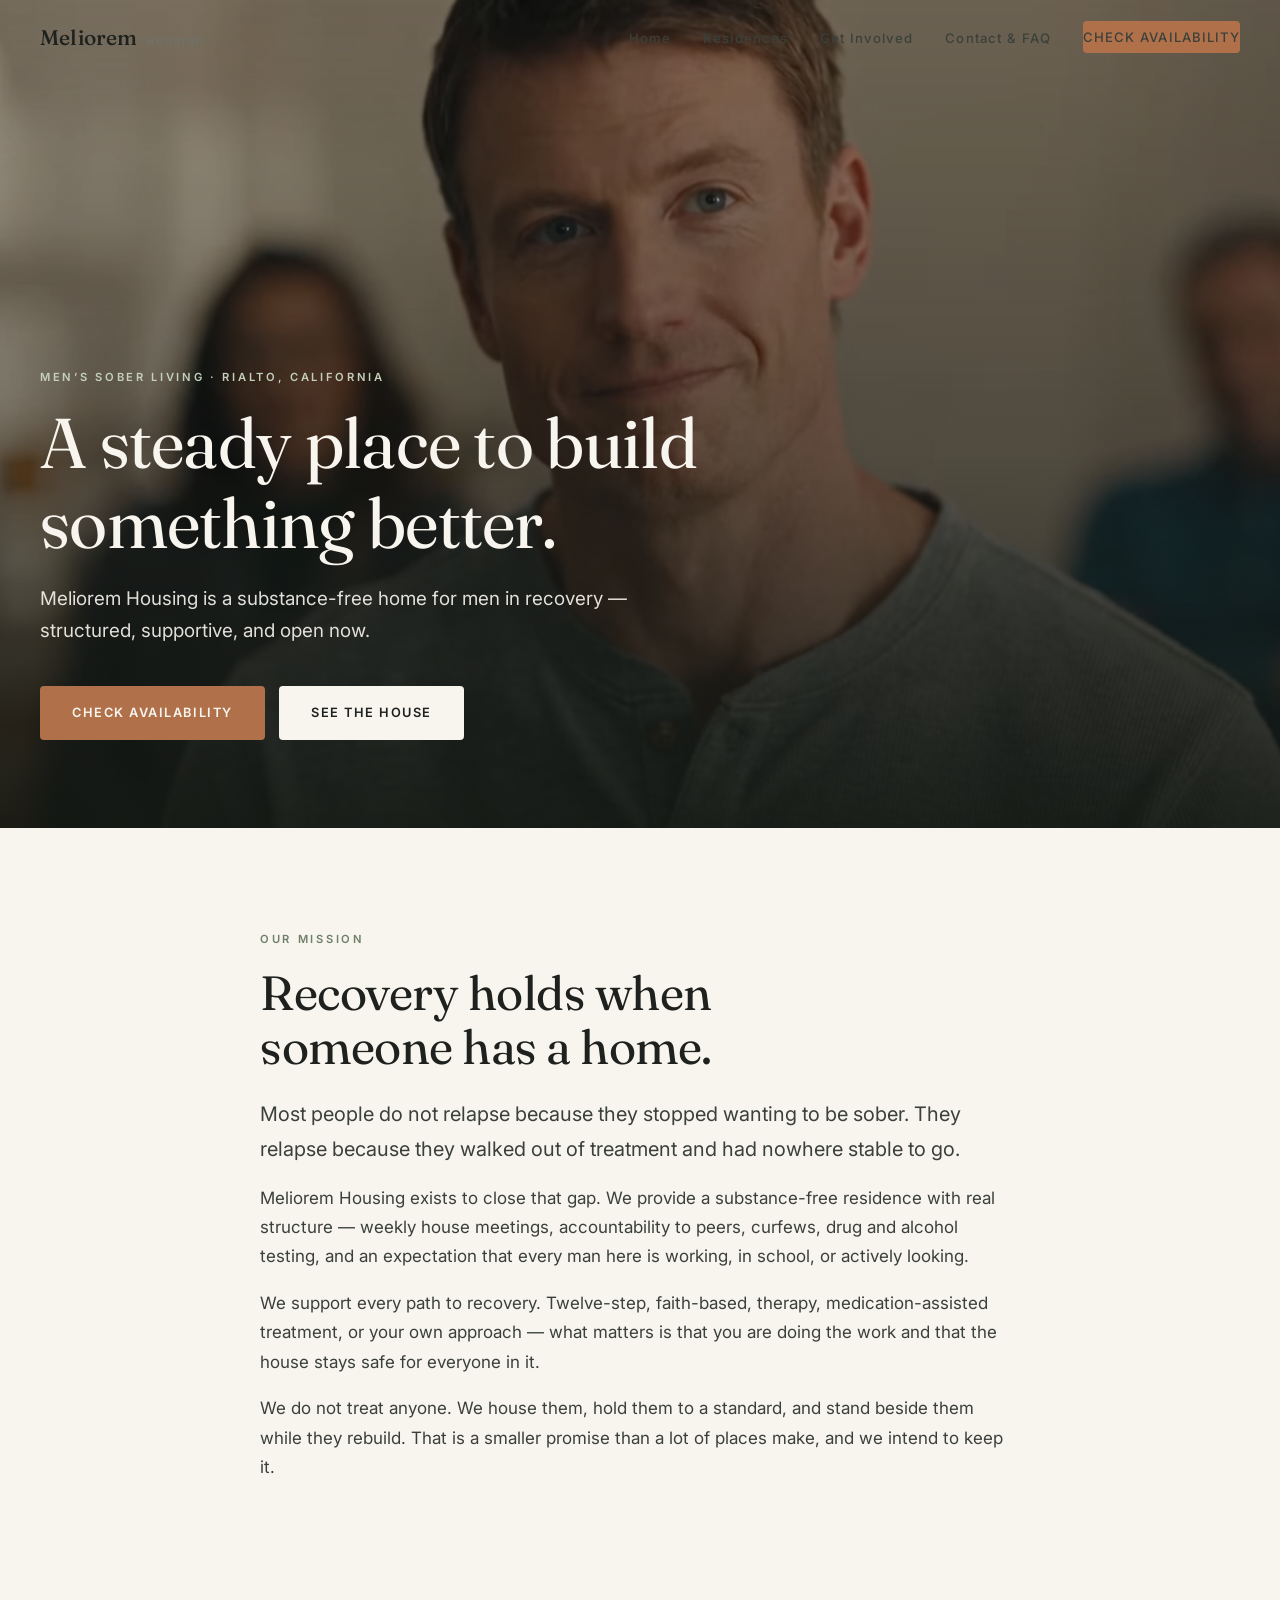
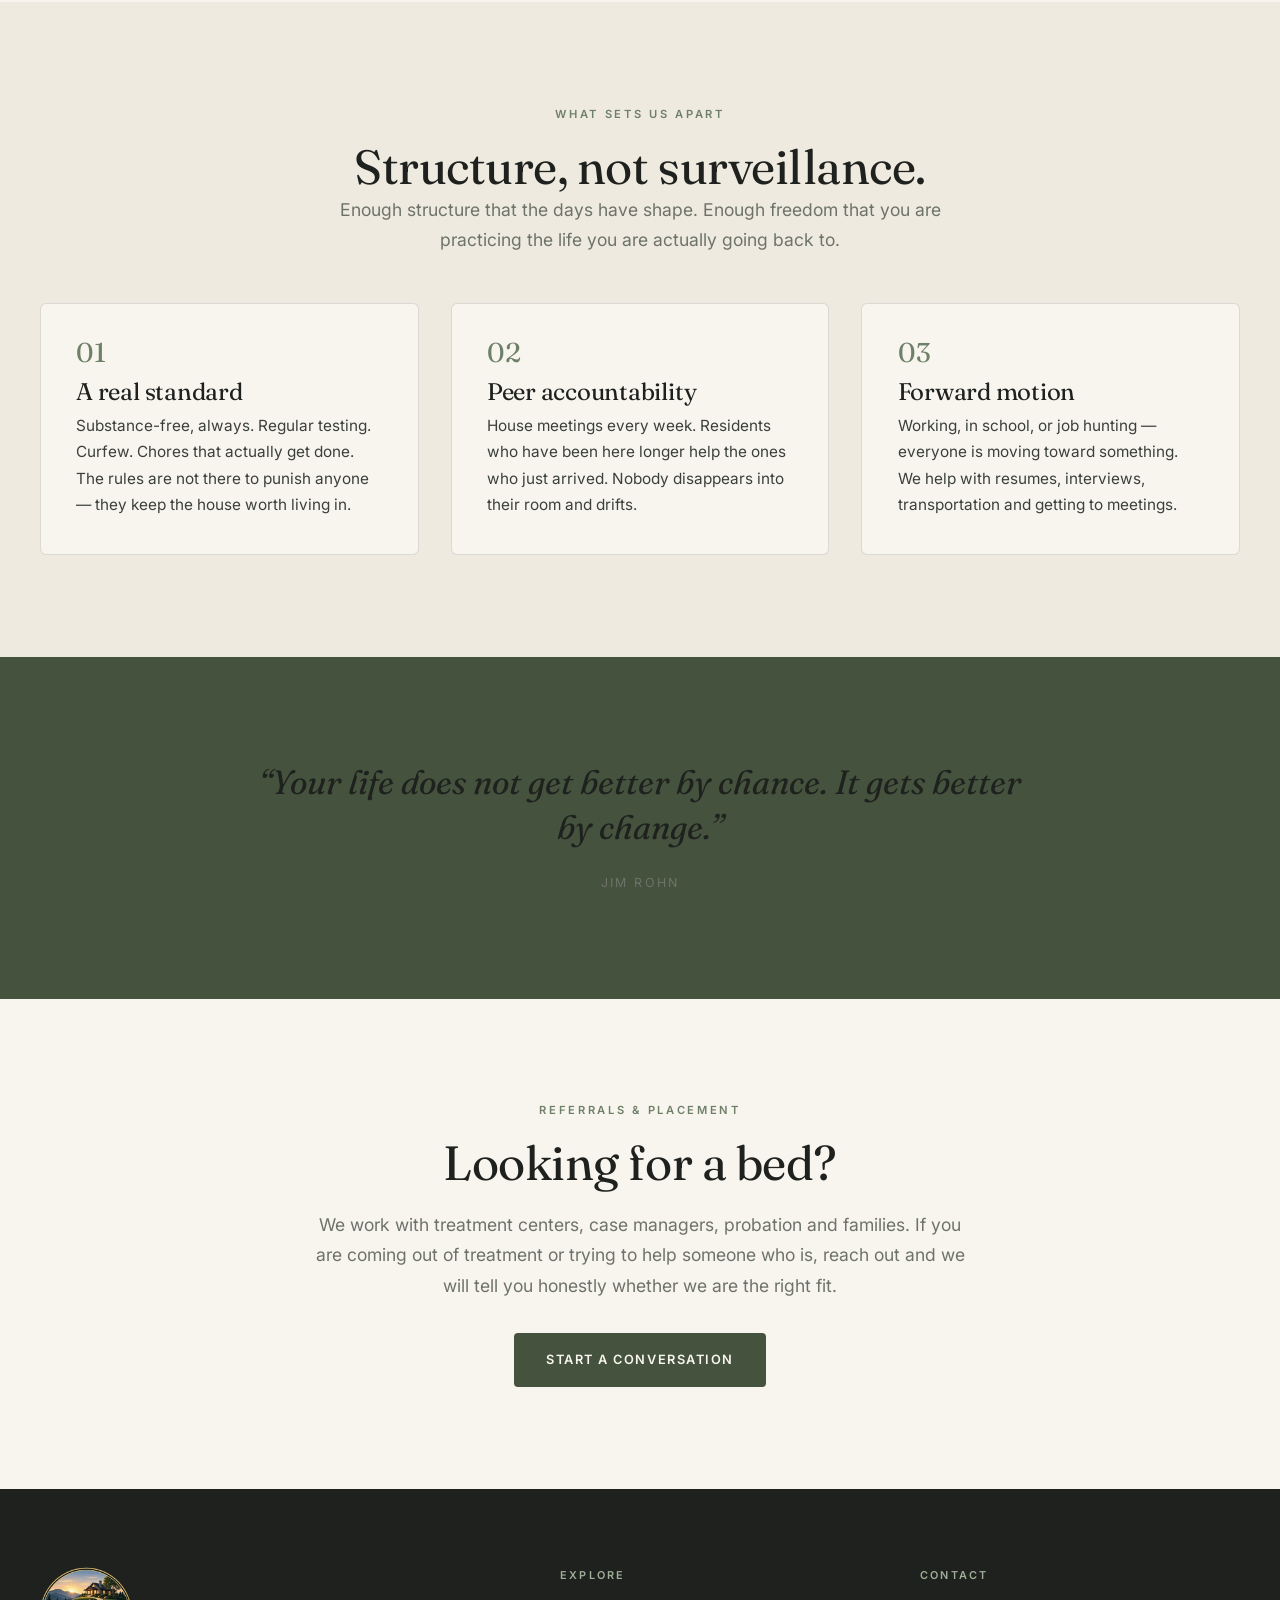
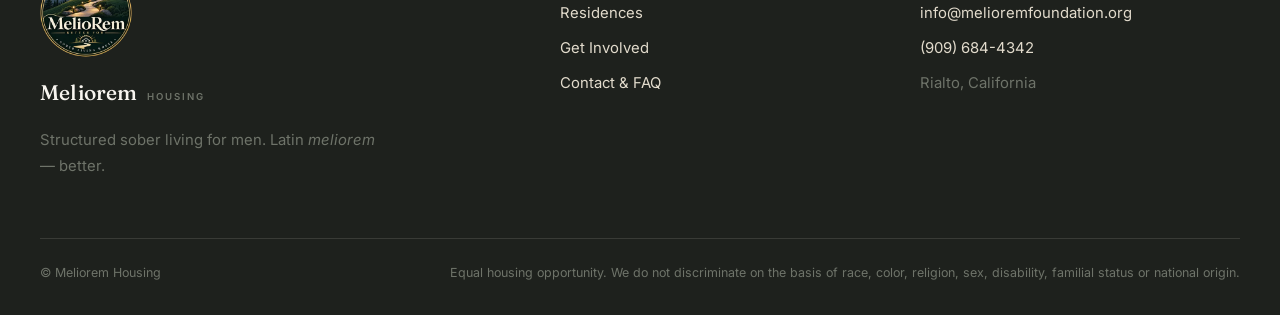
<file: index.html>
<!DOCTYPE html>
<html lang="en">
<head>
<meta charset="utf-8">
<meta name="viewport" content="width=device-width,initial-scale=1">
<title>Meliorem Housing | Men&rsquo;s Sober Living</title>
<meta name="description" content="Meliorem Housing is a structured, substance-free sober living home for men. Now accepting residents. Peer accountability, house structure and real support.">
<link rel="canonical" href="https://melioremfoundation.org/">
<meta property="og:title" content="Meliorem Housing | Men&rsquo;s Sober Living">
<meta property="og:description" content="Meliorem Housing is a structured, substance-free sober living home for men. Now accepting residents. Peer accountability, house structure and real support.">
<meta property="og:type" content="website">
<meta property="og:image" content="https://melioremfoundation.org/assets/img/og-image.jpg">
<meta property="og:url" content="https://melioremfoundation.org/">
<meta name="twitter:card" content="summary_large_image">
<link rel="preconnect" href="https://fonts.googleapis.com">
<link rel="preconnect" href="https://fonts.gstatic.com" crossorigin>
<link href="https://fonts.googleapis.com/css2?family=Fraunces:ital,opsz,wght@0,9..144,300;0,9..144,400;0,9..144,500;1,9..144,400&family=Inter:wght@400;500;600&display=swap" rel="stylesheet">
<link rel="icon" href="assets/img/favicon.ico" sizes="any">
<link rel="icon" type="image/png" sizes="32x32" href="assets/img/favicon-32.png">
<link rel="icon" type="image/png" sizes="16x16" href="assets/img/favicon-16.png">
<link rel="apple-touch-icon" href="assets/img/apple-touch-icon.png">
<meta name="theme-color" content="#142D21">
<link rel="stylesheet" href="assets/styles.css">
<script type="application/ld+json">
{"@context":"https://schema.org","@type":"LocalBusiness","name":"Meliorem Housing","description":"Men's sober living residence providing structured, substance-free housing with peer accountability and support.","telephone":"+1-909-684-4342","email":"info@melioremfoundation.org","url":"https://melioremfoundation.org/"}
</script>
</head>
<body>

<header>
  <div class="wrap nav">
    <a class="brand" href="index.html"><b>Meliorem</b><span>Housing</span></a>
    <ul class="nav-links" id="navlinks">
      <li><a href="index.html" aria-current="page">Home</a></li>
      <li><a href="residences.html">Residences</a></li>
      <li><a href="support.html">Get Involved</a></li>
      <li><a href="contact.html">Contact &amp; FAQ</a></li>
      <li><a class="btn btn-clay" href="contact.html">Check Availability</a></li>
    </ul>
    <button class="burger" id="burger" aria-label="Menu"><i></i><i></i><i></i></button>
  </div>
</header>


<main>

<section class="hero-photo">
  <div class="bg">
    <!-- Silent 5s loop. The poster paints immediately, so the hero is never
         blank, and it is also what shows if autoplay is blocked or the
         visitor has "reduce motion" turned on. -->
    <video class="hero-vid" autoplay muted loop playsinline preload="metadata"
           poster="assets/img/hero.jpg" aria-hidden="true" tabindex="-1">
      <source src="assets/img/hero.webm" type="video/webm">
      <source src="assets/img/hero.mp4" type="video/mp4">
    </video>
  </div>
  <div class="wrap">
    <p class="eyebrow rv">Men&rsquo;s Sober Living &middot; Rialto, California</p>
    <h1 class="rv">A steady place to build something better.</h1>
    <p class="lede rv">Meliorem Housing is a substance-free home for men in recovery &mdash;
    structured, supportive, and open now.</p>
    <div class="hero-cta rv">
      <a class="btn btn-clay" href="contact.html">Check Availability</a>
      <a class="btn btn-light" href="residences.html">See the House</a>
    </div>
  </div>
</section>

<section>
  <div class="wrap narrow">
    <div class="rv">
      <p class="eyebrow">Our Mission</p>
      <h2 style="margin-bottom:1.4rem">Recovery holds when<br>someone has a home.</h2>
      <p class="big">Most people do not relapse because they stopped wanting to be sober.
      They relapse because they walked out of treatment and had nowhere stable to go.</p>
      <p>Meliorem Housing exists to close that gap. We provide a substance-free residence
      with real structure &mdash; weekly house meetings, accountability to peers, curfews,
      drug and alcohol testing, and an expectation that every man here is working, in
      school, or actively looking.</p>
      <p>We support every path to recovery. Twelve-step, faith-based, therapy,
      medication-assisted treatment, or your own approach &mdash; what matters is that you
      are doing the work and that the house stays safe for everyone in it.</p>
      <p>We do not treat anyone. We house them, hold them to a standard, and stand beside
      them while they rebuild. That is a smaller promise than a lot of places make, and we
      intend to keep it.</p>
    </div>
  </div>
</section>

<section class="band">
  <div class="wrap">
    <div class="center" style="margin-bottom:3rem">
      <p class="eyebrow rv">What Sets Us Apart</p>
      <h2 class="rv">Structure, not surveillance.</h2>
      <p class="lede rv">Enough structure that the days have shape. Enough freedom that you
      are practicing the life you are actually going back to.</p>
    </div>
    <div class="cards">
      <div class="card rv"><span class="num">01</span><h3>A real standard</h3>
        <p>Substance-free, always. Regular testing. Curfew. Chores that actually get done.
        The rules are not there to punish anyone &mdash; they keep the house worth living in.</p></div>
      <div class="card rv"><span class="num">02</span><h3>Peer accountability</h3>
        <p>House meetings every week. Residents who have been here longer help the ones who
        just arrived. Nobody disappears into their room and drifts.</p></div>
      <div class="card rv"><span class="num">03</span><h3>Forward motion</h3>
        <p>Working, in school, or job hunting &mdash; everyone is moving toward something. We
        help with resumes, interviews, transportation and getting to meetings.</p></div>
    </div>
  </div>
</section>

<section class="band-deep">
  <div class="wrap quote rv">
    <p>&ldquo;Your life does not get better by chance. It gets better by change.&rdquo;</p>
    <cite>Jim Rohn</cite>
  </div>
</section>

<section>
  <div class="wrap center narrow">
    <p class="eyebrow rv">Referrals &amp; Placement</p>
    <h2 class="rv" style="margin-bottom:1.2rem">Looking for a bed?</h2>
    <p class="lede rv" style="margin-bottom:2rem">We work with treatment centers, case
    managers, probation and families. If you are coming out of treatment or trying to help
    someone who is, reach out and we will tell you honestly whether we are the right fit.</p>
    <a class="btn rv" href="contact.html">Start a Conversation</a>
  </div>
</section>

</main>

<footer>
  <div class="wrap">
    <div class="foot">
      <div>
        <picture>
          <source srcset="assets/img/logo.webp" type="image/webp">
          <img src="assets/img/logo.png" width="300" height="300" loading="lazy"
               decoding="async" alt="MelioRem Sober Living House" class="footmark">
        </picture>
        <a class="brand" href="index.html"><b>Meliorem</b><span>Housing</span></a>
        <p style="color:var(--muted);margin-top:1.1rem;max-width:38ch;font-size:.93rem">
          Structured sober living for men. Latin <em>meliorem</em> &mdash; better.</p>
      </div>
      <div>
        <h4>Explore</h4>
        <ul>
          <li><a href="residences.html">Residences</a></li>
          <li><a href="support.html">Get Involved</a></li>
          <li><a href="contact.html">Contact &amp; FAQ</a></li>
        </ul>
      </div>
      <div>
        <h4>Contact</h4>
        <ul>
          <li><a href="mailto:info@melioremfoundation.org">info@melioremfoundation.org</a></li>
          <li><a href="tel:+19096844342">(909) 684-4342</a></li>
          <li style="color:var(--muted)">Rialto, California</li>
        </ul>
      </div>
    </div>
    <div class="foot-base">
      <span>&copy; Meliorem Housing</span>
      <span>Equal housing opportunity. We do not discriminate on the basis of race, color,
      religion, sex, disability, familial status or national origin.</span>
    </div>
  </div>
</footer>

<script src="assets/app.js"></script>
</body>
</html>
</file>
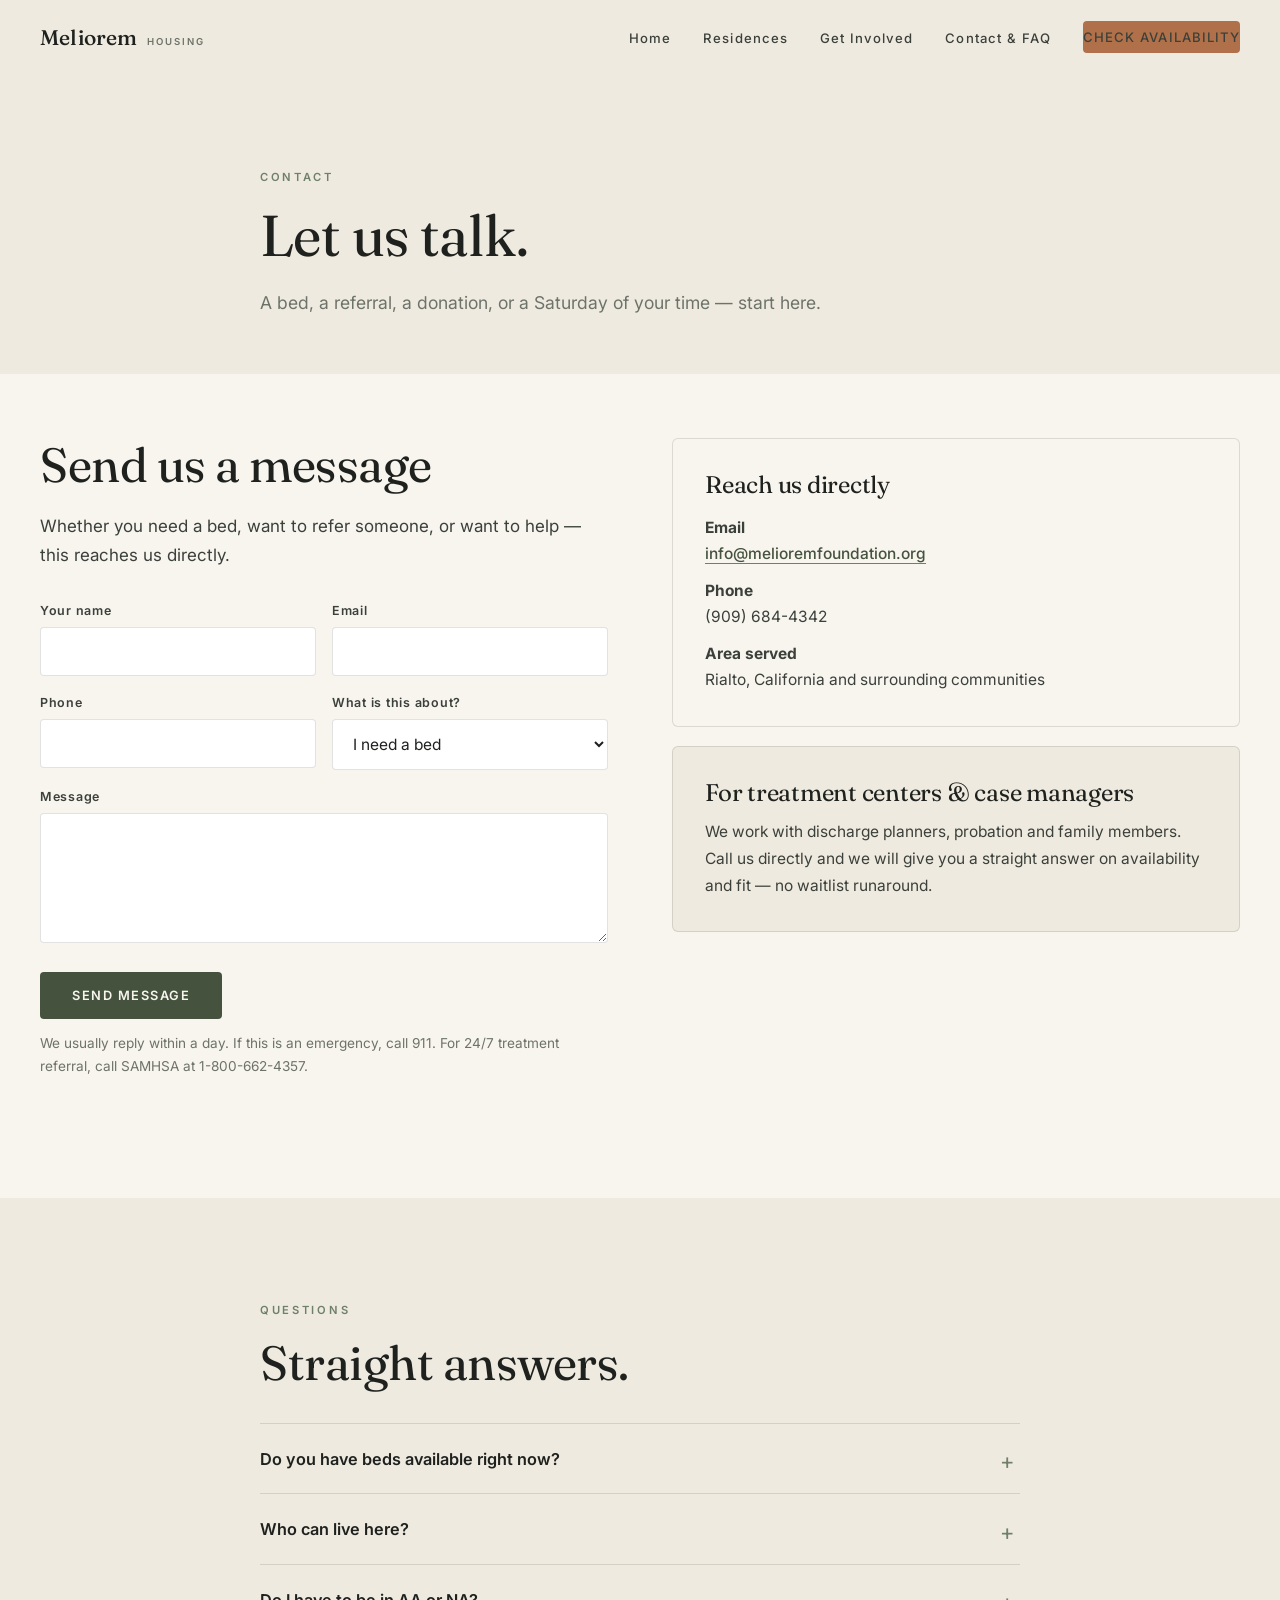
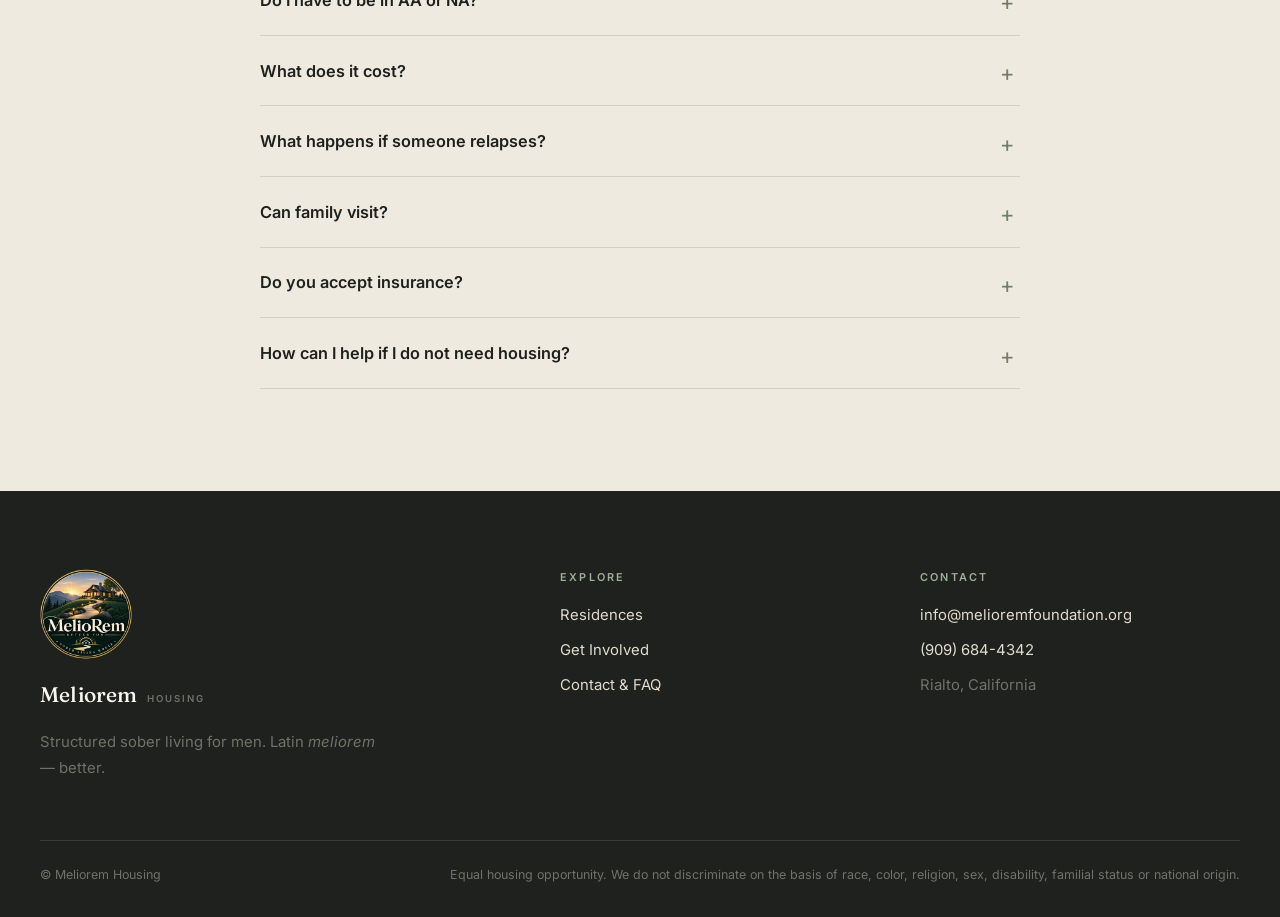
<file: contact.html>
<!DOCTYPE html>
<html lang="en">
<head>
<meta charset="utf-8">
<meta name="viewport" content="width=device-width,initial-scale=1">
<title>Contact &amp; FAQ | Meliorem Housing</title>
<meta name="description" content="Contact Meliorem Housing about a bed, a referral, a donation or volunteering. Straight answers to common questions.">
<link rel="canonical" href="https://melioremfoundation.org/contact.html">
<meta property="og:title" content="Contact &amp; FAQ | Meliorem Housing">
<meta property="og:description" content="Contact Meliorem Housing about a bed, a referral, a donation or volunteering. Straight answers to common questions.">
<meta property="og:type" content="website">
<meta property="og:image" content="https://melioremfoundation.org/assets/img/og-image.jpg">
<meta property="og:url" content="https://melioremfoundation.org/">
<meta name="twitter:card" content="summary_large_image">
<link rel="preconnect" href="https://fonts.googleapis.com">
<link rel="preconnect" href="https://fonts.gstatic.com" crossorigin>
<link href="https://fonts.googleapis.com/css2?family=Fraunces:ital,opsz,wght@0,9..144,300;0,9..144,400;0,9..144,500;1,9..144,400&family=Inter:wght@400;500;600&display=swap" rel="stylesheet">
<link rel="icon" href="assets/img/favicon.ico" sizes="any">
<link rel="icon" type="image/png" sizes="32x32" href="assets/img/favicon-32.png">
<link rel="icon" type="image/png" sizes="16x16" href="assets/img/favicon-16.png">
<link rel="apple-touch-icon" href="assets/img/apple-touch-icon.png">
<meta name="theme-color" content="#142D21">
<link rel="stylesheet" href="assets/styles.css">
</head>
<body>

<header>
  <div class="wrap nav">
    <a class="brand" href="index.html"><b>Meliorem</b><span>Housing</span></a>
    <ul class="nav-links" id="navlinks">
      <li><a href="index.html">Home</a></li>
      <li><a href="residences.html">Residences</a></li>
      <li><a href="support.html">Get Involved</a></li>
      <li><a href="contact.html" aria-current="page">Contact &amp; FAQ</a></li>
      <li><a class="btn btn-clay" href="contact.html">Check Availability</a></li>
    </ul>
    <button class="burger" id="burger" aria-label="Menu"><i></i><i></i><i></i></button>
  </div>
</header>


<main>

<section class="page-head">
  <div class="wrap narrow">
    <p class="eyebrow rv">Contact</p>
    <h1 class="rv" style="font-size:clamp(2.2rem,5vw,3.6rem)">Let us talk.</h1>
    <p class="lede rv" style="margin-top:1.2rem">A bed, a referral, a donation, or a Saturday of your time &mdash; start here.</p>
  </div>
</section>

<section style="padding-top:clamp(2.5rem,5vw,4rem)">
  <div class="wrap split" style="align-items:start">
    <div class="rv">
      <h2 style="margin-bottom:1.2rem">Send us a message</h2>
      <p style="margin-bottom:1.8rem">Whether you need a bed, want to refer someone, or want
      to help &mdash; this reaches us directly.</p>
      <form id="contact-form">
        <!-- honeypot: hidden from people, irresistible to bots. Web3Forms
             discards any submission where this arrives filled in. -->
        <input type="checkbox" name="botcheck" tabindex="-1" autocomplete="off"
               style="display:none" aria-hidden="true">
        <div class="form-grid">
          <div><label class="f" for="name">Your name</label><input type="text" id="name" name="name" required></div>
          <div><label class="f" for="email">Email</label><input type="email" id="email" name="email" required></div>
        </div>
        <div class="form-grid">
          <div><label class="f" for="phone">Phone</label><input type="tel" id="phone" name="phone"></div>
          <div><label class="f" for="reason">What is this about?</label>
            <select id="reason" name="reason">
              <option>I need a bed</option>
              <option>I am referring someone</option>
              <option>Donating furniture or items</option>
              <option>Sponsoring a room</option>
              <option>Volunteering</option>
              <option>Something else</option>
            </select></div>
        </div>
        <div style="margin-bottom:1.2rem"><label class="f" for="message">Message</label>
          <textarea id="message" name="message" required></textarea></div>
        <button class="btn" id="send-btn" type="submit">Send Message</button>
        <p class="form-note">We usually reply within a day. If this is an emergency, call 911.
        For 24/7 treatment referral, call SAMHSA at 1-800-662-4357.</p>
      </form>
      <div id="sent" hidden style="padding:2rem 0">
        <h3 style="margin-bottom:.6rem">Message sent.</h3>
        <p>Thank you for reaching out. We will get back to you shortly.</p>
      </div>
    </div>
    <div class="rv">
      <div class="way">
        <h3 style="margin-bottom:1rem">Reach us directly</h3>
        <p style="margin-bottom:.6rem"><strong>Email</strong><br>
          <a class="inline" href="mailto:info@melioremfoundation.org">info@melioremfoundation.org</a></p>
        <p style="margin-bottom:.6rem"><strong>Phone</strong><br><a href="tel:+19096844342">(909) 684-4342</a></p>
        <p style="margin-bottom:0"><strong>Area served</strong><br>Rialto, California and surrounding communities</p>
      </div>
      <div class="way" style="margin-top:1.2rem;background:var(--paper)">
        <h3 style="margin-bottom:.8rem">For treatment centers &amp; case managers</h3>
        <p style="margin:0">We work with discharge planners, probation and family members.
        Call us directly and we will give you a straight answer on availability and fit &mdash;
        no waitlist runaround.</p>
      </div>
    </div>
  </div>
</section>

<section class="band">
  <div class="wrap narrow">
    <p class="eyebrow rv">Questions</p>
    <h2 class="rv" style="margin-bottom:2rem">Straight answers.</h2>
    <div class="faq">
      <details class="rv"><summary>Do you have beds available right now?</summary><p>Availability changes week to week. Call or send a message and we will tell you exactly where things stand today rather than putting you on a list and going quiet.</p></details>
      <details class="rv"><summary>Who can live here?</summary><p>Men who are committed to staying substance-free and willing to follow house rules. Most residents come from treatment, incarceration or an unstable living situation. We do not require a particular recovery pathway.</p></details>
      <details class="rv"><summary>Do I have to be in AA or NA?</summary><p>No. We support whatever is genuinely working for you &mdash; twelve-step, church, therapy, medication-assisted treatment, or your own approach. What we require is that you are actively doing something, not coasting.</p></details>
      <details class="rv"><summary>What does it cost?</summary><p>Rent is charged weekly or monthly and covers your bed, all utilities and Wi-Fi. Contact us for current rates. We will always tell you the real number up front.</p></details>
      <details class="rv"><summary>What happens if someone relapses?</summary><p>It depends entirely on honesty. Someone who comes to us immediately and wants to get back on track is in a very different position from someone who hides it and puts the house at risk. Safety of the other residents comes first, but a relapse is not automatically the end.</p></details>
      <details class="rv"><summary>Can family visit?</summary><p>Yes, during posted hours and with notice. We ask that visitors respect that this is other people&rsquo;s home too.</p></details>
      <details class="rv"><summary>Do you accept insurance?</summary><p>No. Sober living is housing, not treatment, so it is not billed to insurance. Residents pay rent directly.</p></details>
      <details class="rv"><summary>How can I help if I do not need housing?</summary><p>Furniture, household items, a Saturday of your time, or a contribution &mdash; all of it moves the needle. See the <a class="inline" href="support.html">Get Involved</a> page.</p></details>
    </div>
  </div>
</section>

</main>

<footer>
  <div class="wrap">
    <div class="foot">
      <div>
        <picture>
          <source srcset="assets/img/logo.webp" type="image/webp">
          <img src="assets/img/logo.png" width="300" height="300" loading="lazy"
               decoding="async" alt="MelioRem Sober Living House" class="footmark">
        </picture>
        <a class="brand" href="index.html"><b>Meliorem</b><span>Housing</span></a>
        <p style="color:var(--muted);margin-top:1.1rem;max-width:38ch;font-size:.93rem">
          Structured sober living for men. Latin <em>meliorem</em> &mdash; better.</p>
      </div>
      <div>
        <h4>Explore</h4>
        <ul>
          <li><a href="residences.html">Residences</a></li>
          <li><a href="support.html">Get Involved</a></li>
          <li><a href="contact.html">Contact &amp; FAQ</a></li>
        </ul>
      </div>
      <div>
        <h4>Contact</h4>
        <ul>
          <li><a href="mailto:info@melioremfoundation.org">info@melioremfoundation.org</a></li>
          <li><a href="tel:+19096844342">(909) 684-4342</a></li>
          <li style="color:var(--muted)">Rialto, California</li>
        </ul>
      </div>
    </div>
    <div class="foot-base">
      <span>&copy; Meliorem Housing</span>
      <span>Equal housing opportunity. We do not discriminate on the basis of race, color,
      religion, sex, disability, familial status or national origin.</span>
    </div>
  </div>
</footer>

<script src="assets/app.js"></script>
</body>
</html>
</file>
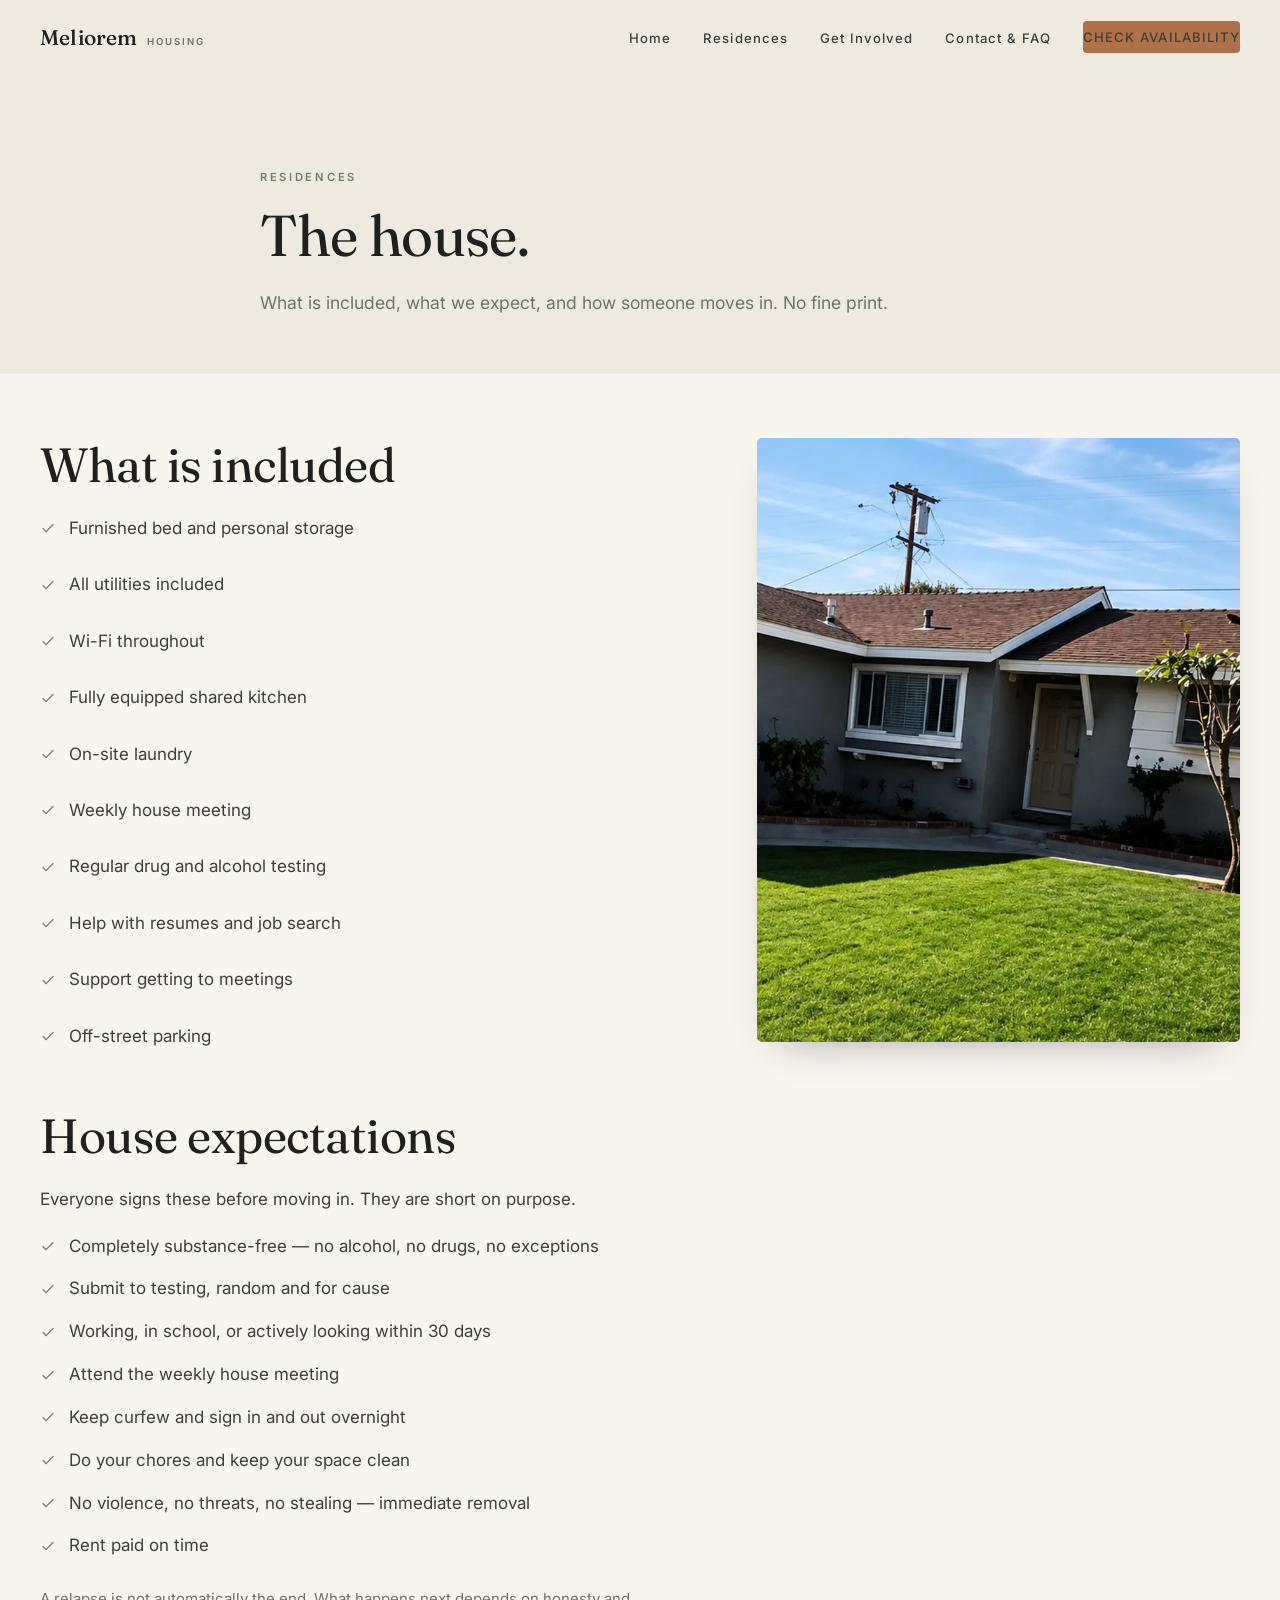
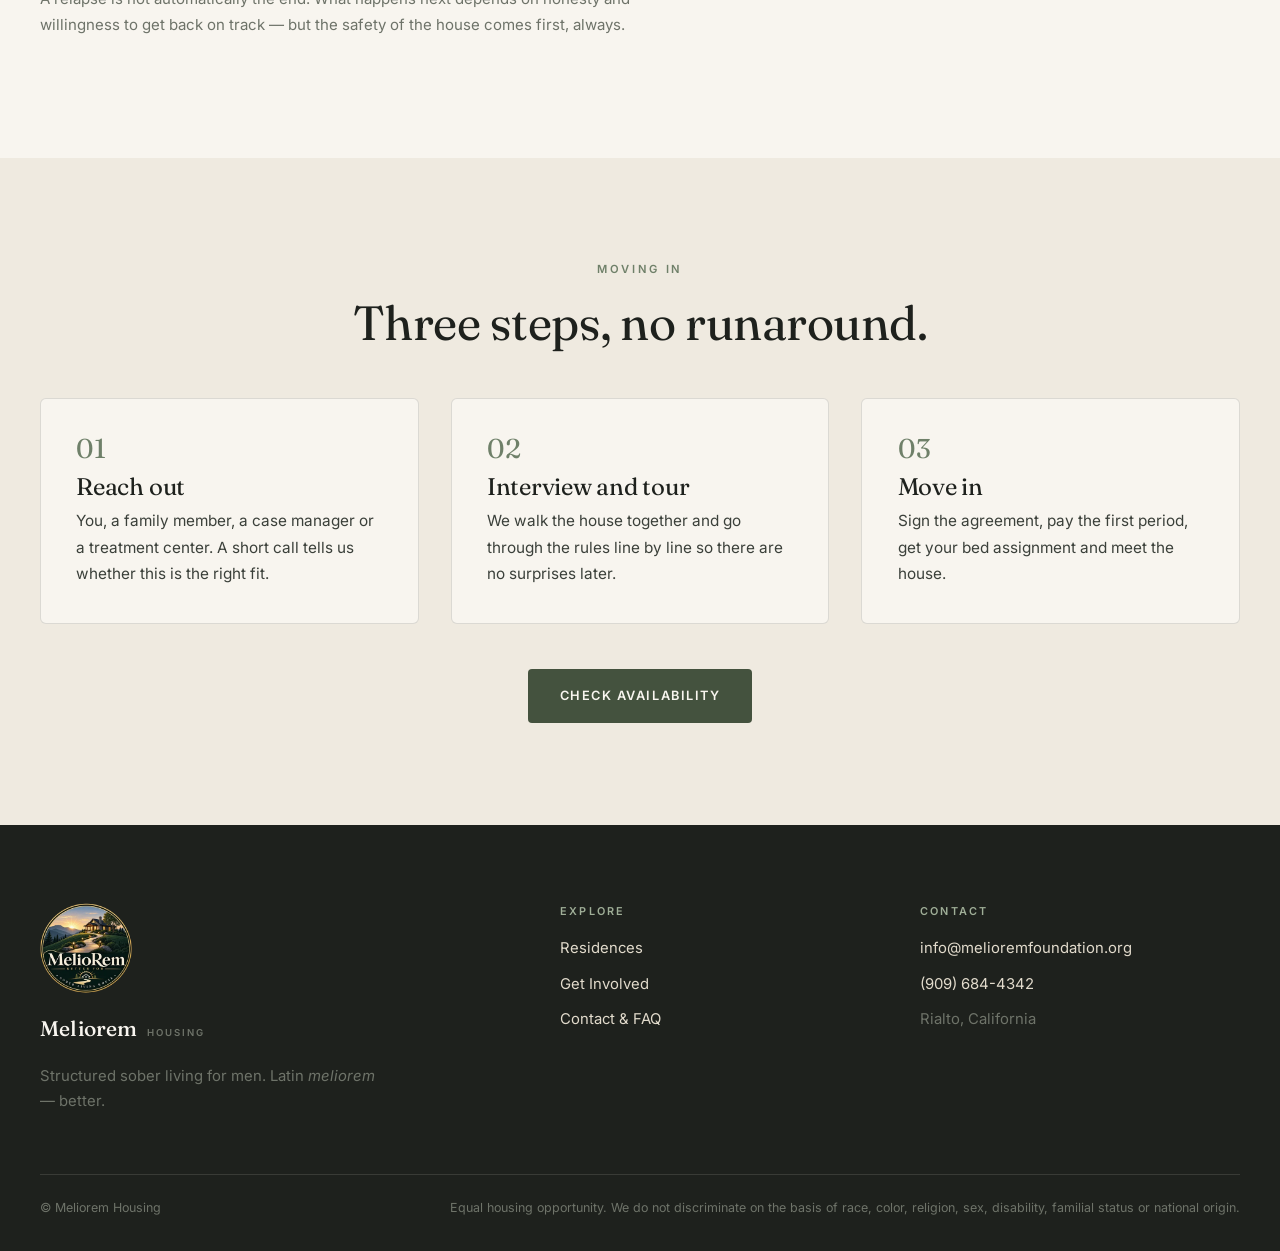
<file: residences.html>
<!DOCTYPE html>
<html lang="en">
<head>
<meta charset="utf-8">
<meta name="viewport" content="width=device-width,initial-scale=1">
<title>Residences | Meliorem Housing</title>
<meta name="description" content="What is included, house expectations and how to move in to Meliorem Housing.">
<link rel="canonical" href="https://melioremfoundation.org/residences.html">
<meta property="og:title" content="Residences | Meliorem Housing">
<meta property="og:description" content="What is included, house expectations and how to move in to Meliorem Housing.">
<meta property="og:type" content="website">
<meta property="og:image" content="https://melioremfoundation.org/assets/img/og-image.jpg">
<meta property="og:url" content="https://melioremfoundation.org/">
<meta name="twitter:card" content="summary_large_image">
<link rel="preconnect" href="https://fonts.googleapis.com">
<link rel="preconnect" href="https://fonts.gstatic.com" crossorigin>
<link href="https://fonts.googleapis.com/css2?family=Fraunces:ital,opsz,wght@0,9..144,300;0,9..144,400;0,9..144,500;1,9..144,400&family=Inter:wght@400;500;600&display=swap" rel="stylesheet">
<link rel="icon" href="assets/img/favicon.ico" sizes="any">
<link rel="icon" type="image/png" sizes="32x32" href="assets/img/favicon-32.png">
<link rel="icon" type="image/png" sizes="16x16" href="assets/img/favicon-16.png">
<link rel="apple-touch-icon" href="assets/img/apple-touch-icon.png">
<meta name="theme-color" content="#142D21">
<link rel="stylesheet" href="assets/styles.css">
</head>
<body>

<header>
  <div class="wrap nav">
    <a class="brand" href="index.html"><b>Meliorem</b><span>Housing</span></a>
    <ul class="nav-links" id="navlinks">
      <li><a href="index.html">Home</a></li>
      <li><a href="residences.html" aria-current="page">Residences</a></li>
      <li><a href="support.html">Get Involved</a></li>
      <li><a href="contact.html">Contact &amp; FAQ</a></li>
      <li><a class="btn btn-clay" href="contact.html">Check Availability</a></li>
    </ul>
    <button class="burger" id="burger" aria-label="Menu"><i></i><i></i><i></i></button>
  </div>
</header>


<main>

<section class="page-head">
  <div class="wrap narrow">
    <p class="eyebrow rv">Residences</p>
    <h1 class="rv" style="font-size:clamp(2.2rem,5vw,3.6rem)">The house.</h1>
    <p class="lede rv" style="margin-top:1.2rem">What is included, what we expect, and how someone moves in. No fine print.</p>
  </div>
</section>

<section style="padding-top:clamp(2.5rem,5vw,4rem)">
  <div class="wrap split wide-left" style="align-items:start">
    <div class="rv">
      <h2 style="margin-bottom:1.3rem">What is included</h2>
      <ul class="checklist two-col">
        <li><svg width="16" height="16" viewBox="0 0 24 24" fill="none" stroke-width="2"><path d="M4 12.5l5 5L20 6.5"/></svg>Furnished bed and personal storage</li>
        <li><svg width="16" height="16" viewBox="0 0 24 24" fill="none" stroke-width="2"><path d="M4 12.5l5 5L20 6.5"/></svg>All utilities included</li>
        <li><svg width="16" height="16" viewBox="0 0 24 24" fill="none" stroke-width="2"><path d="M4 12.5l5 5L20 6.5"/></svg>Wi-Fi throughout</li>
        <li><svg width="16" height="16" viewBox="0 0 24 24" fill="none" stroke-width="2"><path d="M4 12.5l5 5L20 6.5"/></svg>Fully equipped shared kitchen</li>
        <li><svg width="16" height="16" viewBox="0 0 24 24" fill="none" stroke-width="2"><path d="M4 12.5l5 5L20 6.5"/></svg>On-site laundry</li>
        <li><svg width="16" height="16" viewBox="0 0 24 24" fill="none" stroke-width="2"><path d="M4 12.5l5 5L20 6.5"/></svg>Weekly house meeting</li>
        <li><svg width="16" height="16" viewBox="0 0 24 24" fill="none" stroke-width="2"><path d="M4 12.5l5 5L20 6.5"/></svg>Regular drug and alcohol testing</li>
        <li><svg width="16" height="16" viewBox="0 0 24 24" fill="none" stroke-width="2"><path d="M4 12.5l5 5L20 6.5"/></svg>Help with resumes and job search</li>
        <li><svg width="16" height="16" viewBox="0 0 24 24" fill="none" stroke-width="2"><path d="M4 12.5l5 5L20 6.5"/></svg>Support getting to meetings</li>
        <li><svg width="16" height="16" viewBox="0 0 24 24" fill="none" stroke-width="2"><path d="M4 12.5l5 5L20 6.5"/></svg>Off-street parking</li>
      </ul>
      <h2 style="margin:2.8rem 0 1.3rem">House expectations</h2>
      <p>Everyone signs these before moving in. They are short on purpose.</p>
      <ul class="checklist">
        <li><svg width="16" height="16" viewBox="0 0 24 24" fill="none" stroke-width="2"><path d="M4 12.5l5 5L20 6.5"/></svg>Completely substance-free &mdash; no alcohol, no drugs, no exceptions</li>
        <li><svg width="16" height="16" viewBox="0 0 24 24" fill="none" stroke-width="2"><path d="M4 12.5l5 5L20 6.5"/></svg>Submit to testing, random and for cause</li>
        <li><svg width="16" height="16" viewBox="0 0 24 24" fill="none" stroke-width="2"><path d="M4 12.5l5 5L20 6.5"/></svg>Working, in school, or actively looking within 30 days</li>
        <li><svg width="16" height="16" viewBox="0 0 24 24" fill="none" stroke-width="2"><path d="M4 12.5l5 5L20 6.5"/></svg>Attend the weekly house meeting</li>
        <li><svg width="16" height="16" viewBox="0 0 24 24" fill="none" stroke-width="2"><path d="M4 12.5l5 5L20 6.5"/></svg>Keep curfew and sign in and out overnight</li>
        <li><svg width="16" height="16" viewBox="0 0 24 24" fill="none" stroke-width="2"><path d="M4 12.5l5 5L20 6.5"/></svg>Do your chores and keep your space clean</li>
        <li><svg width="16" height="16" viewBox="0 0 24 24" fill="none" stroke-width="2"><path d="M4 12.5l5 5L20 6.5"/></svg>No violence, no threats, no stealing &mdash; immediate removal</li>
        <li><svg width="16" height="16" viewBox="0 0 24 24" fill="none" stroke-width="2"><path d="M4 12.5l5 5L20 6.5"/></svg>Rent paid on time</li>
      </ul>
      <p style="margin-top:1.6rem;font-size:.94rem;color:var(--muted)">A relapse is not
      automatically the end. What happens next depends on honesty and willingness to get
      back on track &mdash; but the safety of the house comes first, always.</p>
    </div>
    <div class="rv">
      <figure class="photo tall">
        <picture>
          <source srcset="assets/img/house-entry.webp" type="image/webp">
          <img src="assets/img/house-entry.jpg" width="760" height="950" loading="lazy"
               decoding="async" alt="The front entrance of the Meliorem Housing home">
        </picture>
      </figure>
      <!-- ADD LATER: bedroom, kitchen, common area and backyard photos.
           Four interiors alongside this exterior is plenty. -->
    </div>
  </div>
</section>

<section class="band">
  <div class="wrap">
    <div class="center" style="margin-bottom:3rem">
      <p class="eyebrow rv">Moving In</p>
      <h2 class="rv">Three steps, no runaround.</h2>
    </div>
    <div class="cards">
      <div class="card rv"><span class="num">01</span><h3>Reach out</h3>
        <p>You, a family member, a case manager or a treatment center. A short call tells us
        whether this is the right fit.</p></div>
      <div class="card rv"><span class="num">02</span><h3>Interview and tour</h3>
        <p>We walk the house together and go through the rules line by line so there are no
        surprises later.</p></div>
      <div class="card rv"><span class="num">03</span><h3>Move in</h3>
        <p>Sign the agreement, pay the first period, get your bed assignment and meet the
        house.</p></div>
    </div>
    <div class="center" style="margin-top:2.8rem">
      <a class="btn rv" href="contact.html">Check Availability</a></div>
  </div>
</section>

</main>

<footer>
  <div class="wrap">
    <div class="foot">
      <div>
        <picture>
          <source srcset="assets/img/logo.webp" type="image/webp">
          <img src="assets/img/logo.png" width="300" height="300" loading="lazy"
               decoding="async" alt="MelioRem Sober Living House" class="footmark">
        </picture>
        <a class="brand" href="index.html"><b>Meliorem</b><span>Housing</span></a>
        <p style="color:var(--muted);margin-top:1.1rem;max-width:38ch;font-size:.93rem">
          Structured sober living for men. Latin <em>meliorem</em> &mdash; better.</p>
      </div>
      <div>
        <h4>Explore</h4>
        <ul>
          <li><a href="residences.html">Residences</a></li>
          <li><a href="support.html">Get Involved</a></li>
          <li><a href="contact.html">Contact &amp; FAQ</a></li>
        </ul>
      </div>
      <div>
        <h4>Contact</h4>
        <ul>
          <li><a href="mailto:info@melioremfoundation.org">info@melioremfoundation.org</a></li>
          <li><a href="tel:+19096844342">(909) 684-4342</a></li>
          <li style="color:var(--muted)">Rialto, California</li>
        </ul>
      </div>
    </div>
    <div class="foot-base">
      <span>&copy; Meliorem Housing</span>
      <span>Equal housing opportunity. We do not discriminate on the basis of race, color,
      religion, sex, disability, familial status or national origin.</span>
    </div>
  </div>
</footer>

<script src="assets/app.js"></script>
</body>
</html>
</file>
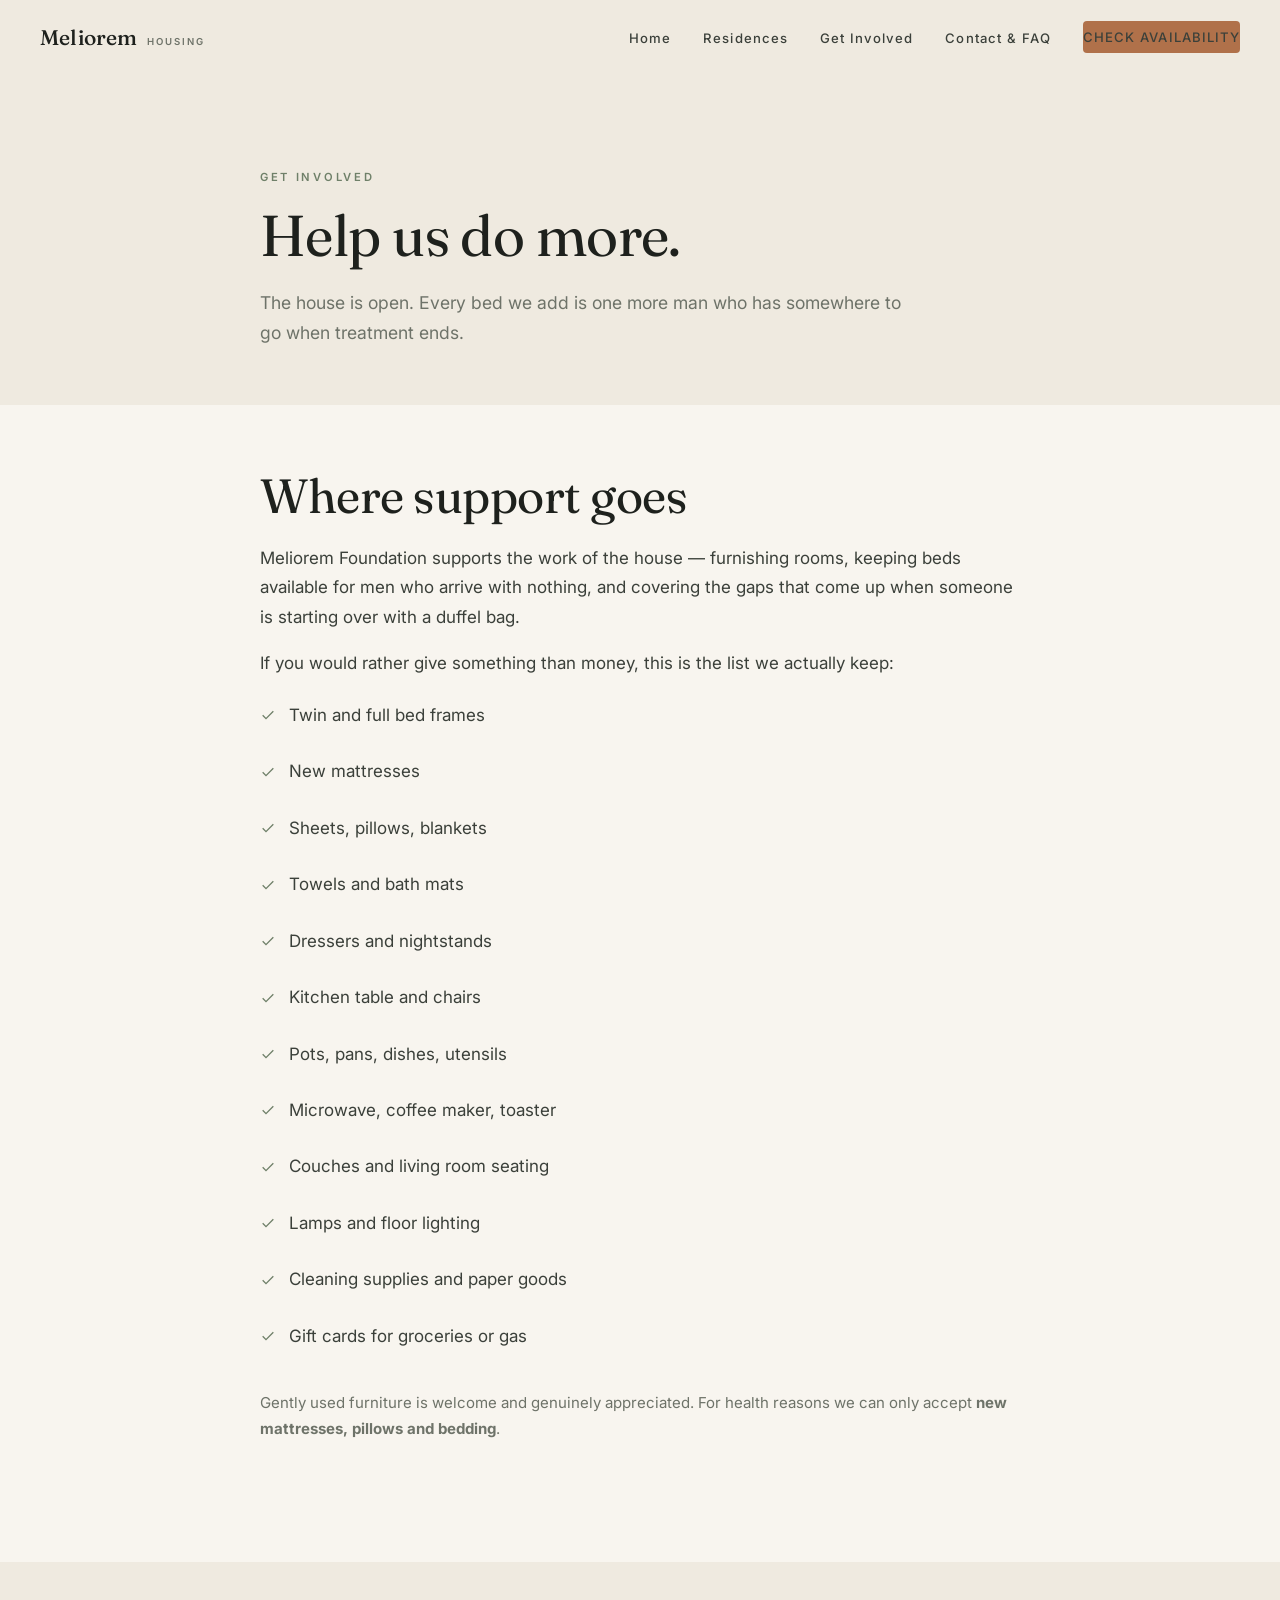
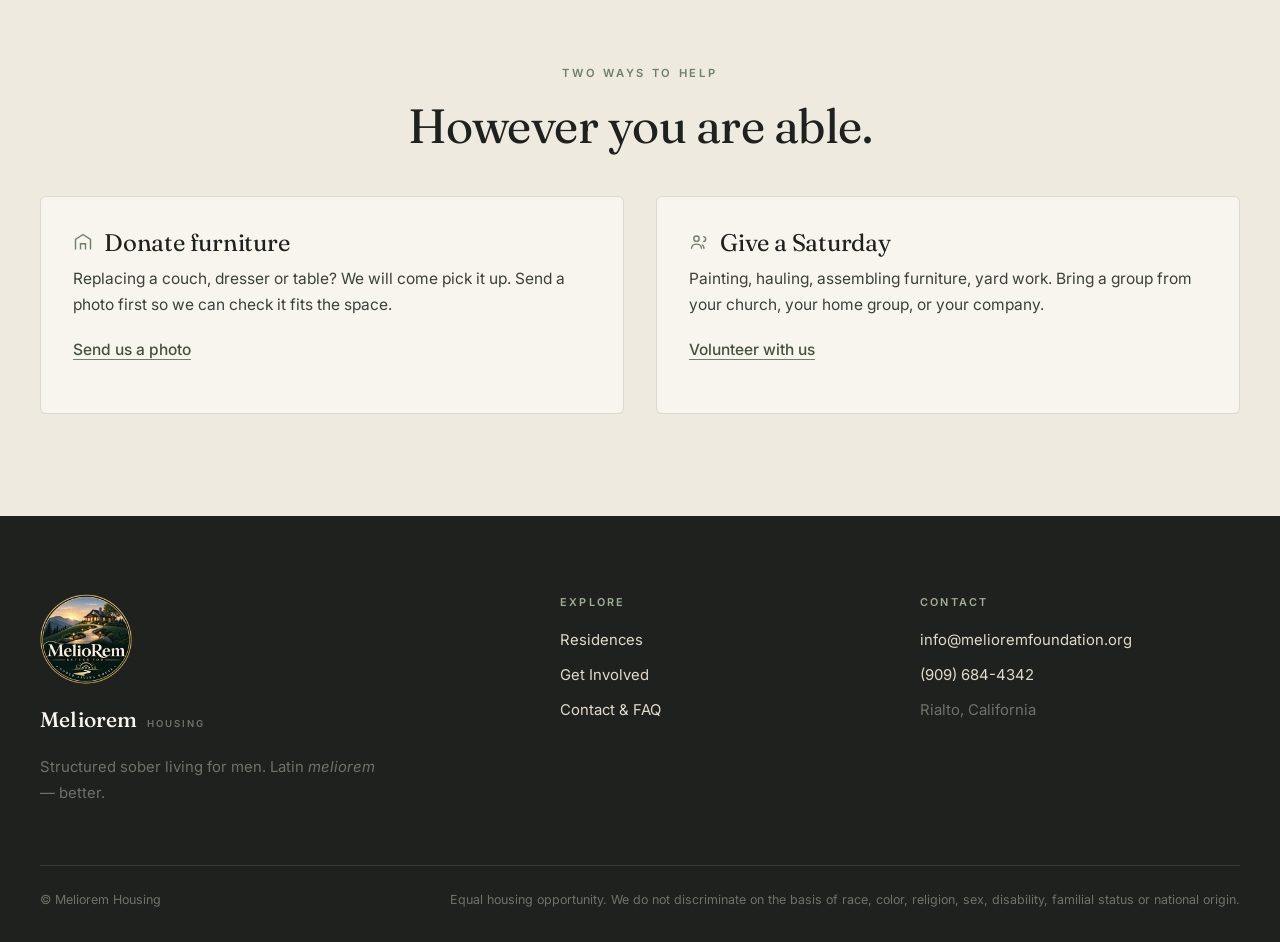
<file: support.html>
<!DOCTYPE html>
<html lang="en">
<head>
<meta charset="utf-8">
<meta name="viewport" content="width=device-width,initial-scale=1">
<title>Get Involved | Meliorem Housing</title>
<meta name="description" content="Support the house — sponsor a room, donate furniture, give from the wishlist, or volunteer.">
<link rel="canonical" href="https://melioremfoundation.org/support.html">
<meta property="og:title" content="Get Involved | Meliorem Housing">
<meta property="og:description" content="Support the house — sponsor a room, donate furniture, give from the wishlist, or volunteer.">
<meta property="og:type" content="website">
<meta property="og:image" content="https://melioremfoundation.org/assets/img/og-image.jpg">
<meta property="og:url" content="https://melioremfoundation.org/">
<meta name="twitter:card" content="summary_large_image">
<link rel="preconnect" href="https://fonts.googleapis.com">
<link rel="preconnect" href="https://fonts.gstatic.com" crossorigin>
<link href="https://fonts.googleapis.com/css2?family=Fraunces:ital,opsz,wght@0,9..144,300;0,9..144,400;0,9..144,500;1,9..144,400&family=Inter:wght@400;500;600&display=swap" rel="stylesheet">
<link rel="icon" href="assets/img/favicon.ico" sizes="any">
<link rel="icon" type="image/png" sizes="32x32" href="assets/img/favicon-32.png">
<link rel="icon" type="image/png" sizes="16x16" href="assets/img/favicon-16.png">
<link rel="apple-touch-icon" href="assets/img/apple-touch-icon.png">
<meta name="theme-color" content="#142D21">
<link rel="stylesheet" href="assets/styles.css">
</head>
<body>

<header>
  <div class="wrap nav">
    <a class="brand" href="index.html"><b>Meliorem</b><span>Housing</span></a>
    <ul class="nav-links" id="navlinks">
      <li><a href="index.html">Home</a></li>
      <li><a href="residences.html">Residences</a></li>
      <li><a href="support.html" aria-current="page">Get Involved</a></li>
      <li><a href="contact.html">Contact &amp; FAQ</a></li>
      <li><a class="btn btn-clay" href="contact.html">Check Availability</a></li>
    </ul>
    <button class="burger" id="burger" aria-label="Menu"><i></i><i></i><i></i></button>
  </div>
</header>


<main>

<section class="page-head">
  <div class="wrap narrow">
    <p class="eyebrow rv">Get Involved</p>
    <h1 class="rv" style="font-size:clamp(2.2rem,5vw,3.6rem)">Help us do more.</h1>
    <p class="lede rv" style="margin-top:1.2rem">The house is open. Every bed we add is one more man who has somewhere to go when treatment ends.</p>
  </div>
</section>

<section style="padding-top:clamp(2.5rem,5vw,4rem)">
  <div class="wrap narrow">
    <div class="rv">
      <h2 style="margin-bottom:1.3rem">Where support goes</h2>
      <p>Meliorem Foundation supports the work of the house &mdash; furnishing rooms, keeping
      beds available for men who arrive with nothing, and covering the gaps that come up when
      someone is starting over with a duffel bag.</p>
      <p>If you would rather give something than money, this is the list we actually keep:</p>
      <ul class="checklist two-col" style="margin-top:1.4rem">
        <li><svg width="16" height="16" viewBox="0 0 24 24" fill="none" stroke-width="2"><path d="M4 12.5l5 5L20 6.5"/></svg>Twin and full bed frames</li>
        <li><svg width="16" height="16" viewBox="0 0 24 24" fill="none" stroke-width="2"><path d="M4 12.5l5 5L20 6.5"/></svg>New mattresses</li>
        <li><svg width="16" height="16" viewBox="0 0 24 24" fill="none" stroke-width="2"><path d="M4 12.5l5 5L20 6.5"/></svg>Sheets, pillows, blankets</li>
        <li><svg width="16" height="16" viewBox="0 0 24 24" fill="none" stroke-width="2"><path d="M4 12.5l5 5L20 6.5"/></svg>Towels and bath mats</li>
        <li><svg width="16" height="16" viewBox="0 0 24 24" fill="none" stroke-width="2"><path d="M4 12.5l5 5L20 6.5"/></svg>Dressers and nightstands</li>
        <li><svg width="16" height="16" viewBox="0 0 24 24" fill="none" stroke-width="2"><path d="M4 12.5l5 5L20 6.5"/></svg>Kitchen table and chairs</li>
        <li><svg width="16" height="16" viewBox="0 0 24 24" fill="none" stroke-width="2"><path d="M4 12.5l5 5L20 6.5"/></svg>Pots, pans, dishes, utensils</li>
        <li><svg width="16" height="16" viewBox="0 0 24 24" fill="none" stroke-width="2"><path d="M4 12.5l5 5L20 6.5"/></svg>Microwave, coffee maker, toaster</li>
        <li><svg width="16" height="16" viewBox="0 0 24 24" fill="none" stroke-width="2"><path d="M4 12.5l5 5L20 6.5"/></svg>Couches and living room seating</li>
        <li><svg width="16" height="16" viewBox="0 0 24 24" fill="none" stroke-width="2"><path d="M4 12.5l5 5L20 6.5"/></svg>Lamps and floor lighting</li>
        <li><svg width="16" height="16" viewBox="0 0 24 24" fill="none" stroke-width="2"><path d="M4 12.5l5 5L20 6.5"/></svg>Cleaning supplies and paper goods</li>
        <li><svg width="16" height="16" viewBox="0 0 24 24" fill="none" stroke-width="2"><path d="M4 12.5l5 5L20 6.5"/></svg>Gift cards for groceries or gas</li>
      </ul>
      <p style="margin-top:1.6rem;font-size:.94rem;color:var(--muted)">Gently used furniture
      is welcome and genuinely appreciated. For health reasons we can only accept
      <strong>new mattresses, pillows and bedding</strong>.</p>
    </div>
  </div>
</section>

<section class="band">
  <div class="wrap">
    <div class="center" style="margin-bottom:2.6rem">
      <p class="eyebrow rv">Two Ways To Help</p>
      <h2 class="rv">However you are able.</h2>
    </div>
    <div class="ways">
      <div class="way rv"><h3><svg width="20" height="20" viewBox="0 0 24 24" fill="none" stroke-width="1.7"><path d="M3 21V9l9-6 9 6v12"/><path d="M9 21v-7h6v7"/></svg>Donate furniture</h3>
        <p>Replacing a couch, dresser or table? We will come pick it up. Send a photo first so
        we can check it fits the space.</p>
        <p><a class="inline" href="contact.html">Send us a photo</a></p></div>
      <div class="way rv"><h3><svg width="20" height="20" viewBox="0 0 24 24" fill="none" stroke-width="1.7"><circle cx="9" cy="8" r="3.2"/><path d="M3 20c0-3.3 2.7-5.5 6-5.5s6 2.2 6 5.5M17 11.5a3 3 0 100-6M18 20c0-2.3-.9-4-2.4-5"/></svg>Give a Saturday</h3>
        <p>Painting, hauling, assembling furniture, yard work. Bring a group from your church,
        your home group, or your company.</p>
        <p><a class="inline" href="contact.html">Volunteer with us</a></p></div>
    </div>
  </div>
</section>

</main>

<footer>
  <div class="wrap">
    <div class="foot">
      <div>
        <picture>
          <source srcset="assets/img/logo.webp" type="image/webp">
          <img src="assets/img/logo.png" width="300" height="300" loading="lazy"
               decoding="async" alt="MelioRem Sober Living House" class="footmark">
        </picture>
        <a class="brand" href="index.html"><b>Meliorem</b><span>Housing</span></a>
        <p style="color:var(--muted);margin-top:1.1rem;max-width:38ch;font-size:.93rem">
          Structured sober living for men. Latin <em>meliorem</em> &mdash; better.</p>
      </div>
      <div>
        <h4>Explore</h4>
        <ul>
          <li><a href="residences.html">Residences</a></li>
          <li><a href="support.html">Get Involved</a></li>
          <li><a href="contact.html">Contact &amp; FAQ</a></li>
        </ul>
      </div>
      <div>
        <h4>Contact</h4>
        <ul>
          <li><a href="mailto:info@melioremfoundation.org">info@melioremfoundation.org</a></li>
          <li><a href="tel:+19096844342">(909) 684-4342</a></li>
          <li style="color:var(--muted)">Rialto, California</li>
        </ul>
      </div>
    </div>
    <div class="foot-base">
      <span>&copy; Meliorem Housing</span>
      <span>Equal housing opportunity. We do not discriminate on the basis of race, color,
      religion, sex, disability, familial status or national origin.</span>
    </div>
  </div>
</footer>

<script src="assets/app.js"></script>
</body>
</html>
</file>
<file: assets/styles.css>
/* =========================================================
   MELIOREM HOUSING
   Warm, steady, dignified. Recovery sites fail when they feel
   either clinical or sad — this aims for "somewhere you'd be
   relieved to arrive."
   ========================================================= */

:root{
  --bone:#F8F5EF;
  --paper:#EFEAE0;
  --sand:#E2DBCC;
  --sage:#6F8069;
  --sage-deep:#44523E;
  --clay:#B0714A;
  --ink:#1E211D;
  --ink-soft:#3B403A;
  --muted:#6E7369;
  --line:rgba(30,33,29,.13);

  --display:"Fraunces",Georgia,serif;
  --sans:"Inter","Helvetica Neue",Arial,sans-serif;
  --wrap:1200px;
  --ease:cubic-bezier(.22,.61,.36,1);
}

*{box-sizing:border-box}
html{scroll-behavior:smooth;-webkit-text-size-adjust:100%}
body{
  margin:0;background:var(--bone);color:var(--ink);
  font-family:var(--sans);font-weight:400;font-size:17px;line-height:1.72;
  -webkit-font-smoothing:antialiased;overflow-x:hidden;
}
body.locked{overflow:hidden}
img{max-width:100%;display:block}
a{color:inherit;text-decoration:none}
button{font-family:inherit;cursor:pointer;border:0;background:none;color:inherit}

.wrap{width:min(100% - 2.5rem,var(--wrap));margin-inline:auto}
.narrow{max-width:760px}
section{padding:clamp(4rem,8vw,7rem) 0}

.eyebrow{
  font-size:.7rem;letter-spacing:.24em;text-transform:uppercase;
  color:var(--sage);font-weight:600;margin:0 0 1rem;
}
h1,h2,h3{font-family:var(--display);font-weight:400;line-height:1.14;margin:0;letter-spacing:-.01em}
h1{font-size:clamp(2.5rem,6vw,4.4rem)}
h2{font-size:clamp(1.9rem,4vw,3rem)}
h3{font-size:clamp(1.2rem,2vw,1.5rem)}
p{margin:0 0 1.1rem;color:var(--ink-soft)}
.lede{font-size:1.1rem;color:var(--muted);max-width:60ch}
.big{font-size:1.25rem;color:var(--ink-soft)}

/* ---------------------------------------------------------- buttons */
.btn{
  display:inline-flex;align-items:center;gap:.6rem;
  padding:1rem 2rem;border-radius:4px;
  font-size:.8rem;letter-spacing:.12em;text-transform:uppercase;font-weight:600;
  background:var(--sage-deep);color:var(--bone);
  transition:background .3s,transform .3s var(--ease),box-shadow .3s;
}
.btn:hover{background:var(--ink);transform:translateY(-2px);box-shadow:0 12px 26px rgba(30,33,29,.2)}
.btn-clay{background:var(--clay)}
.btn-clay:hover{background:#965b38}
.btn-ghost{background:transparent;color:var(--ink);border:1px solid var(--line)}
.btn-ghost:hover{background:var(--ink);color:var(--bone);border-color:var(--ink)}
.btn-light{background:var(--bone);color:var(--ink)}
.btn-light:hover{background:#fff;color:var(--ink)}

/* ---------------------------------------------------------- nav */
header{
  position:fixed;inset:0 0 auto;z-index:900;padding:1.2rem 0;
  transition:background .35s,padding .35s,box-shadow .35s;
}
header.stuck{
  background:rgba(248,245,239,.95);backdrop-filter:blur(12px);
  padding:.7rem 0;box-shadow:0 1px 0 var(--line);
}
.nav{display:flex;align-items:center;justify-content:space-between;gap:2rem}
.brand{display:flex;align-items:baseline;gap:.55rem;white-space:nowrap}
.brand b{font-family:var(--display);font-size:1.32rem;font-weight:500;letter-spacing:.01em}
.brand span{
  font-size:.6rem;letter-spacing:.22em;text-transform:uppercase;
  color:var(--muted);font-weight:600;
}
.nav-links{display:flex;align-items:center;gap:2rem;list-style:none;margin:0;padding:0}
.nav-links a{
  font-size:.82rem;letter-spacing:.08em;color:var(--ink-soft);font-weight:500;
  position:relative;padding:.3rem 0;transition:color .3s;
}
.nav-links a::after{
  content:"";position:absolute;left:0;bottom:0;width:0;height:1.5px;
  background:var(--sage);transition:width .3s var(--ease);
}
.nav-links a:hover{color:var(--sage-deep)}
.nav-links a:hover::after{width:100%}
.nav-links .btn::after{display:none}
.burger{display:none;width:44px;height:44px;position:relative;z-index:960}
.burger i{position:absolute;left:11px;width:22px;height:2px;background:var(--ink);
  transition:transform .4s var(--ease),opacity .25s}
.burger i:nth-child(1){top:16px}
.burger i:nth-child(2){top:23px}
.burger i:nth-child(3){top:30px}
.burger.open i:nth-child(1){transform:translateY(7px) rotate(45deg)}
.burger.open i:nth-child(2){opacity:0}
.burger.open i:nth-child(3){transform:translateY(-7px) rotate(-45deg)}

/* ---------------------------------------------------------- hero */
.hero{
  min-height:clamp(560px,86vh,860px);display:grid;align-items:center;
  position:relative;padding:8rem 0 4rem;
  background:linear-gradient(180deg,var(--paper) 0%,var(--bone) 100%);
}
.hero-in{max-width:820px}

/* full-bleed photo hero — the house should be the first thing you see */
.hero-photo{
  position:relative;min-height:clamp(600px,92vh,900px);
  display:grid;align-items:end;padding:9rem 0 clamp(3rem,7vw,5.5rem);
  background:var(--sage-deep);overflow:hidden;
}
.hero-photo .bg{position:absolute;inset:0;z-index:0}
.hero-photo .bg img,
.hero-photo .bg video{width:100%;height:100%;object-fit:cover;display:block}
/* hero video: poster shows first, so the block is never blank while loading.
   If the visitor asks for reduced motion we freeze it and let the poster stand. */
.hero-photo .bg video{background:var(--sage-deep) center/cover no-repeat}
@media (prefers-reduced-motion:reduce){
  .hero-vid{display:none}
  .hero-photo .bg{background:url("img/hero.jpg") center/cover no-repeat}
}
.hero-photo .bg::after{
  content:"";position:absolute;inset:0;
  background:linear-gradient(to top,rgba(20,24,19,.88) 0%,rgba(20,24,19,.5) 45%,rgba(20,24,19,.3) 100%);
}
.hero-photo .wrap{position:relative;z-index:2}
.hero-photo h1,.hero-photo p{color:var(--bone)}
.hero-photo h1{margin-bottom:1.2rem;max-width:16ch}
.hero-photo .lede{color:rgba(248,245,239,.9);font-size:1.18rem;max-width:52ch}
.hero-photo .eyebrow{color:#C3D1BC}
/* stand-in when there is no photo yet */
.bg-ph{
  position:absolute;inset:0;background:
    repeating-linear-gradient(45deg,rgba(248,245,239,.05) 0 16px,transparent 16px 32px),
    linear-gradient(160deg,#5A6B54 0%,#3A4635 100%);
  display:grid;place-items:center;
}
.bg-ph span{
  color:rgba(248,245,239,.5);font-size:.72rem;letter-spacing:.2em;text-transform:uppercase;
}

/* open / availability strip */
.avail{background:var(--clay);color:#fff;padding:.9rem 0;font-size:.9rem}
.avail .wrap{display:flex;align-items:center;justify-content:center;gap:.8rem;
  flex-wrap:wrap;text-align:center}
.avail .dot{width:8px;height:8px;border-radius:50%;background:#fff;flex:0 0 auto;
  animation:pulse 2s infinite}
@keyframes pulse{0%,100%{opacity:1}50%{opacity:.35}}
.avail a{text-decoration:underline;font-weight:600}


/* founder testimony */
.testimony{
  border-left:3px solid var(--sage);padding-left:clamp(1.4rem,3vw,2.4rem);
}
.testimony p{font-size:1.08rem;line-height:1.8}
.testimony p:first-of-type::first-letter{
  font-family:var(--display);font-size:3.4rem;float:left;line-height:.85;
  padding:.1rem .6rem .2rem 0;color:var(--sage-deep);
}
.sig{
  font-family:var(--display);font-size:1.35rem;color:var(--sage-deep);
  margin-top:1.6rem;font-style:italic;
}
.sig small{display:block;font-family:var(--sans);font-style:normal;font-size:.74rem;
  letter-spacing:.16em;text-transform:uppercase;color:var(--muted);margin-top:.3rem}
.hero h1{margin-bottom:1.6rem}
.hero h1 em{font-style:italic;color:var(--sage)}
.hero .lede{font-size:1.2rem;max-width:56ch}
.hero-cta{display:flex;flex-wrap:wrap;gap:.9rem;margin-top:2.4rem}
.hero-note{
  margin-top:2.6rem;padding-top:1.4rem;border-top:1px solid var(--line);
  font-size:.88rem;color:var(--muted);max-width:52ch;
}

/* stand-in art until real photos exist */
.ph{
  display:grid;place-items:center;text-align:center;padding:2rem;
  background:
    repeating-linear-gradient(45deg,rgba(111,128,105,.07) 0 12px,transparent 12px 24px),
    var(--paper);
  border:1px dashed var(--sand);border-radius:4px;
  color:var(--muted);font-size:.72rem;letter-spacing:.16em;text-transform:uppercase;
  min-height:280px;
}
.ph b{display:block;font-family:var(--display);font-size:1.05rem;
  letter-spacing:0;text-transform:none;color:var(--sage-deep);margin-bottom:.4rem}

/* ---------------------------------------------------------- layout bits */
.split{display:grid;grid-template-columns:1fr 1fr;gap:clamp(2rem,5vw,4.5rem);align-items:center}
.split.wide-left{grid-template-columns:1.15fr .85fr}
.band{background:var(--paper)}
.band-deep{background:var(--sage-deep);color:var(--bone)}
.band-deep h2,.band-deep h3{color:var(--bone)}
.band-deep p{color:rgba(248,245,239,.82)}
.band-deep .eyebrow{color:#B9C7B2}
.center{text-align:center}
.center .lede{margin-inline:auto}

.cards{display:grid;grid-template-columns:repeat(3,1fr);gap:clamp(1.2rem,2.5vw,2rem)}
.card{
  background:var(--bone);border:1px solid var(--line);border-radius:6px;
  padding:clamp(1.5rem,3vw,2.2rem);transition:transform .4s var(--ease),box-shadow .4s;
}
.card:hover{transform:translateY(-4px);box-shadow:0 18px 40px rgba(30,33,29,.09)}
.card .num{
  font-family:var(--display);font-size:1.7rem;color:var(--sage);
  line-height:1;display:block;margin-bottom:.7rem;
}
.card h3{margin-bottom:.5rem}
.card p{font-size:.96rem;margin:0}

.checklist{list-style:none;margin:0;padding:0;display:grid;gap:.85rem}
.checklist li{display:flex;gap:.8rem;align-items:flex-start;color:var(--ink-soft)}
.checklist svg{flex:0 0 auto;margin-top:.4rem;stroke:var(--sage)}
.two-col{columns:2;column-gap:2.5rem}
.two-col li{break-inside:avoid;margin-bottom:.85rem}

.quote{
  text-align:center;max-width:800px;margin-inline:auto;
}
.quote p{
  font-family:var(--display);font-size:clamp(1.4rem,3vw,2.1rem);
  line-height:1.36;color:var(--ink);font-style:italic;margin-bottom:1rem;
}
.quote cite{font-style:normal;font-size:.78rem;letter-spacing:.18em;
  text-transform:uppercase;color:var(--muted)}

/* ---------------------------------------------------------- support tiers */
.tiers{display:grid;grid-template-columns:repeat(4,1fr);gap:1rem}
.tier{
  border:1px solid var(--line);border-radius:6px;padding:1.6rem 1.3rem;
  background:var(--bone);display:flex;flex-direction:column;
  transition:border-color .3s,transform .4s var(--ease);
}
.tier:hover{border-color:var(--sage);transform:translateY(-4px)}
.tier .amt{
  font-family:var(--display);font-size:2rem;color:var(--sage-deep);line-height:1;
  margin-bottom:.5rem;
}
.tier h3{font-size:1.05rem;margin-bottom:.4rem}
.tier p{font-size:.9rem;margin:0 0 1.2rem}
.tier .go{margin-top:auto}
.tier.feature{border-color:var(--clay);border-width:2px}
.tier .tag{
  align-self:flex-start;font-size:.6rem;letter-spacing:.16em;text-transform:uppercase;
  background:var(--clay);color:#fff;padding:.25rem .6rem;border-radius:3px;margin-bottom:.8rem;
  font-weight:600;
}

.ways{display:grid;grid-template-columns:repeat(2,1fr);gap:clamp(1.2rem,2.5vw,2rem)}
.way{
  border:1px solid var(--line);border-radius:6px;padding:clamp(1.5rem,3vw,2rem);
  background:var(--bone);
}
.way h3{margin-bottom:.6rem;display:flex;align-items:center;gap:.7rem}
.way h3 svg{stroke:var(--sage);flex:0 0 auto}
.way p{font-size:.97rem}
.way a.inline{color:var(--sage-deep);border-bottom:1px solid var(--sage);font-weight:500}

/* ---------------------------------------------------------- faq */
.faq{border-top:1px solid var(--line)}
.faq details{border-bottom:1px solid var(--line)}
.faq summary{
  padding:1.3rem 2.5rem 1.3rem 0;cursor:pointer;list-style:none;position:relative;
  font-weight:600;font-size:1.02rem;color:var(--ink);
}
.faq summary::-webkit-details-marker{display:none}
.faq summary::after{
  content:"+";position:absolute;right:.4rem;top:1.15rem;
  font-size:1.4rem;color:var(--sage);font-weight:400;transition:transform .3s;
}
.faq details[open] summary::after{content:"–"}
.faq details p{padding:0 0 1.4rem;margin:0;max-width:70ch}

/* ---------------------------------------------------------- form */
.form-grid{display:grid;grid-template-columns:1fr 1fr;gap:1rem;margin-bottom:1rem}
label.f{display:block;font-size:.78rem;letter-spacing:.06em;font-weight:600;
  color:var(--ink-soft);margin-bottom:.4rem}
input[type=text],input[type=email],input[type=tel],select,textarea{
  width:100%;padding:.85rem 1rem;border:1px solid var(--line);border-radius:4px;
  background:#fff;font-family:inherit;font-size:.97rem;color:var(--ink);
  transition:border-color .3s,box-shadow .3s;
}
input:focus,select:focus,textarea:focus{
  outline:none;border-color:var(--sage);box-shadow:0 0 0 3px rgba(111,128,105,.14);
}
textarea{resize:vertical;min-height:130px}
.form-note{font-size:.85rem;color:var(--muted);margin-top:.8rem}

/* ---------------------------------------------------------- footer */
footer{background:var(--ink);color:var(--sand);padding:clamp(3.5rem,6vw,5rem) 0 2rem}
footer .brand b{color:var(--bone)}
footer .brand span{color:var(--muted)}
footer a:hover{color:#fff}
.foot{display:grid;grid-template-columns:1.5fr 1fr 1fr;gap:2.5rem}
.foot h4{font-size:.68rem;letter-spacing:.2em;text-transform:uppercase;
  color:#9FAE97;margin:0 0 1rem;font-weight:600}
.foot ul{list-style:none;margin:0;padding:0;display:grid;gap:.6rem;font-size:.93rem}
.foot-base{
  margin-top:2.6rem;padding-top:1.4rem;border-top:1px solid rgba(248,245,239,.12);
  display:flex;justify-content:space-between;gap:1rem;flex-wrap:wrap;
  font-size:.78rem;color:var(--muted);
}

/* ---------------------------------------------------------- page head */
.page-head{padding:clamp(8rem,14vw,10.5rem) 0 clamp(1.5rem,3vw,2.5rem);background:var(--paper)}

/* ---------------------------------------------------------- reveal */
.rv{opacity:0;transform:translateY(24px);transition:opacity .85s var(--ease),transform .85s var(--ease)}
.rv.in{opacity:1;transform:none}

/* ---------------------------------------------------------- responsive */
@media(max-width:960px){
  .cards{grid-template-columns:1fr}
  .tiers{grid-template-columns:1fr 1fr}
  .ways,.split,.split.wide-left,.foot{grid-template-columns:1fr}
  .two-col{columns:1}
  .form-grid{grid-template-columns:1fr}
  .burger{display:block}
  .nav-links{
    position:fixed;inset:0;background:var(--bone);
    flex-direction:column;justify-content:center;gap:1.7rem;
    transform:translateX(100%);transition:transform .45s var(--ease);
    padding:5rem 2rem 2rem;overflow-y:auto;
  }
  .nav-links.open{transform:none}
  .nav-links a{font-size:1.1rem}
}
@media(max-width:560px){
  body{font-size:16px}
  .tiers{grid-template-columns:1fr}
}
@media(prefers-reduced-motion:reduce){
  *{animation-duration:.01ms !important;transition-duration:.01ms !important}
  html{scroll-behavior:auto}
}

/* ---------------------------------------------------------- real photos */
.photo{margin:0;border-radius:5px;overflow:hidden;background:var(--paper);
  box-shadow:0 18px 40px -24px rgba(30,33,29,.45)}
.photo img{width:100%;height:100%;object-fit:cover;display:block}
.photo.tall img{aspect-ratio:4/5}
.photo.wide img{aspect-ratio:3/2}

/* footer emblem */
.footmark{width:92px;height:92px;display:block;margin-bottom:1rem}
@media (max-width:720px){.footmark{width:76px;height:76px}}
</file>
